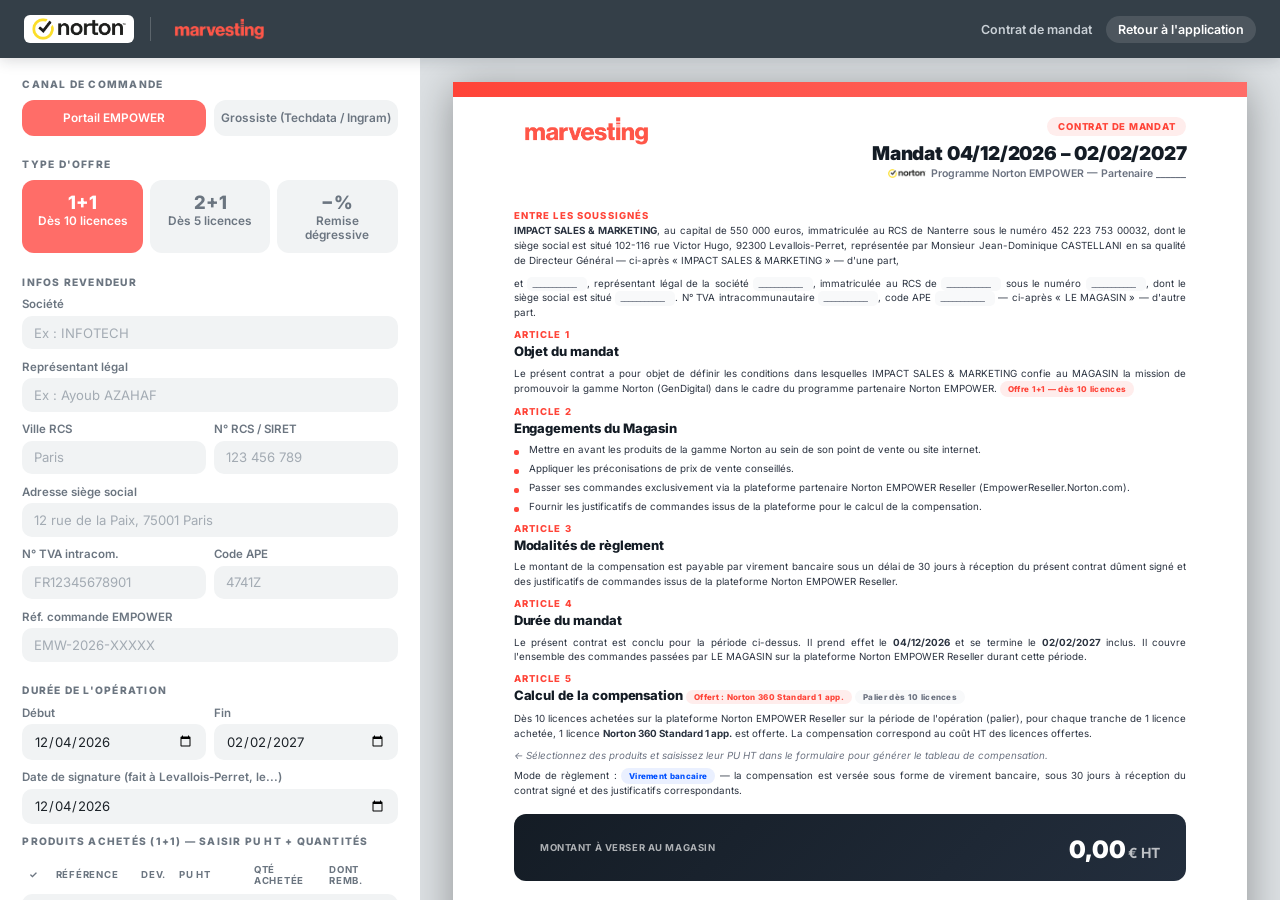
<file: mandat/generateur.html>
<!DOCTYPE html>
<html lang="fr">
<head>
<meta charset="UTF-8">
<meta name="viewport" content="width=device-width,initial-scale=1.0">
<meta name="robots" content="noindex">
<title>Générateur de contrat de mandat Norton EMPOWER</title>
<style>
@import url('https://fonts.googleapis.com/css2?family=Inter:wght@400;500;600;700;800;900&display=swap');

/* Éditeur : thème clair de l'app, sans traits ni liserés (fonds doux, ombres légères, corail pour la sélection et l'action). */
:root{--accent:#FF6D68;--accent-soft:#FF6D68;--ink-e:#1d2329;--mut-e:#6B7580;--fond-e:#F1F3F4;--carte-e:#fff;}
*{margin:0;padding:0;box-sizing:border-box;}
body{font-family:'Inter',sans-serif;background:var(--fond-e);color:var(--ink-e);min-height:100vh;font-size:14px;}
.hdr{background:#343F48;padding:0 1.5rem;display:flex;align-items:center;justify-content:space-between;height:58px;position:sticky;top:0;z-index:200;box-shadow:0 2px 14px rgba(26,34,46,.18);}
.hdr-logos{display:flex;align-items:center;gap:1rem;}
.hdr-logos img{height:22px;object-fit:contain;}
.hdr-logos .logo-bulle{background:#fff;border-radius:6px;padding:3px 8px;display:inline-flex;align-items:center;}
.hdr-logos .sep{width:1px;height:24px;background:rgba(255,255,255,.2);}
.hdr-tag{display:flex;align-items:center;gap:14px;font-size:.78rem;color:#C9D0D6;font-weight:600;}
.hdr-tag a{color:#fff;text-decoration:none;background:rgba(255,255,255,.12);padding:6px 12px;border-radius:999px;}
.app{display:grid;grid-template-columns:420px 1fr;height:calc(100vh - 58px);}
.fp{background:var(--carte-e);overflow-y:auto;padding:1.25rem 1.4rem;box-shadow:2px 0 14px rgba(26,34,46,.06);}
.st{font-size:.64rem;font-weight:800;letter-spacing:.12em;text-transform:uppercase;color:var(--mut-e);margin:1.4rem 0 .6rem;}
.st:first-child{margin-top:0;}
.otabs{display:grid;grid-template-columns:repeat(3,1fr);gap:.45rem;margin-bottom:.75rem;}
.otab{background:var(--fond-e);border-radius:12px;padding:.7rem .4rem;cursor:pointer;text-align:center;font-size:.74rem;font-weight:600;color:var(--mut-e);transition:background .15s;}
.otab:hover{background:#E4E8EB;color:var(--ink-e);}
.otab.active{background:var(--accent);color:#fff;}
.otab .bigt{display:block;font-size:1.15rem;font-weight:800;margin-bottom:1px;}
.f{margin-bottom:.65rem;}
.f label{display:block;font-size:.72rem;color:var(--mut-e);margin-bottom:.28rem;font-weight:600;}
.f input,.f select{width:100%;background:var(--fond-e);border:0;border-radius:10px;padding:.55rem .75rem;color:var(--ink-e);font-family:'Inter',sans-serif;font-size:.82rem;}
.f input:focus,.f select:focus{outline:2px solid rgba(255,109,104,.45);}
.f input::placeholder{color:#A3ABB3;}
.fr{display:grid;grid-template-columns:1fr 1fr;gap:.5rem;}
.rg{display:grid;grid-template-columns:1fr 1fr 1fr;gap:.45rem;margin-bottom:.5rem;}
.ro{background:var(--fond-e);border-radius:12px;padding:.6rem .3rem;cursor:pointer;text-align:center;font-size:.7rem;line-height:1.3;color:var(--mut-e);user-select:none;}
.ro.sel{background:var(--accent);color:#fff;}
.ptbl{width:100%;border-collapse:separate;border-spacing:0 3px;font-size:.73rem;margin-bottom:.6rem;}
.ptbl th{color:var(--mut-e);font-size:.6rem;text-transform:uppercase;letter-spacing:.08em;padding:.3rem .4rem;text-align:left;}
.ptbl td{padding:.35rem .4rem;vertical-align:middle;background:var(--fond-e);}
.ptbl td:first-child{border-radius:10px 0 0 10px;}.ptbl td:last-child{border-radius:0 10px 10px 0;}
.ptbl input[type=checkbox]{accent-color:var(--accent);width:14px;height:14px;cursor:pointer;}
.ptbl input[type=number],.ptbl input[type=text]{background:#fff;border:0;border-radius:8px;color:var(--ink-e);font-size:.72rem;padding:.28rem .4rem;width:62px;text-align:center;}
.pu{font-variant-numeric:tabular-nums;}
.rbtns{display:flex;gap:.45rem;margin-bottom:.6rem;}
.rbtn{flex:1;padding:.55rem;background:var(--fond-e);border-radius:12px;color:var(--mut-e);font-size:.82rem;font-weight:700;cursor:pointer;text-align:center;}
.rbtn.active{background:var(--accent);color:#fff;}
.btn-gen{width:100%;padding:.8rem;background:var(--fond-e);color:var(--ink-e);border:0;border-radius:12px;font-family:'Inter',sans-serif;font-size:.85rem;font-weight:700;cursor:pointer;margin-top:1rem;}
.btn-gen:hover{background:#E4E8EB;}
.btn-pdf{width:100%;padding:.8rem;background:var(--accent);color:#fff;border:0;border-radius:12px;font-family:'Inter',sans-serif;font-size:.85rem;font-weight:700;cursor:pointer;margin-top:.5rem;}
.btn-pdf:hover{filter:brightness(.96);}
.hint{font-size:.68rem;color:var(--mut-e);margin-top:.6rem;line-height:1.5;}
.statut{font-size:.74rem;margin-top:.6rem;padding:.55rem .75rem;border-radius:10px;background:var(--fond-e);color:var(--ink-e);display:none;}
.statut.ok{background:#DDF1E8;color:#1E6B4A;display:block;}.statut.ko{background:#FBF0DA;color:#8A5A0B;display:block;}
.pp{background:#DDE1E4;overflow-y:auto;display:flex;flex-direction:column;align-items:center;padding:1.5rem 1rem;gap:6mm;}
#cv{display:flex;flex-direction:column;align-items:center;gap:6mm;}
@media (max-width:600px){.hdr{flex-wrap:wrap;gap:.4rem}.hdr-tag{display:none}.hdr a{margin-left:auto}}
@media (max-width:900px){.app{grid-template-columns:1fr;height:auto}.fp{box-shadow:none}.pp{padding:1rem .5rem;overflow-x:hidden;align-items:flex-start}}

:root{
  --coral:#FF4438; --coral-soft:#FF6D68; --coral-10:#FFEDEC;
  --primary:#0050FF; --primary-10:#EAF0FF;
  --ink:#141c25; --body-text:#2b3340; --muted:#6b7280;
  --line:#e4e6ef; --line-strong:#c3c5d9; --surface:#f8f9fa;
  --docfont:'Inter',-apple-system,sans-serif;
}
.page{
  width:210mm; min-height:297mm; background:#fff; position:relative;
  padding:0 16mm 10mm 16mm; font-family:var(--docfont); color:var(--ink);
  box-shadow:0 6px 40px rgba(0,0,0,.35); -webkit-font-smoothing:antialiased;
}
.topbar{ height:4mm; background:linear-gradient(90deg,var(--coral) 0%,var(--coral-soft) 100%); margin:0 -16mm 5mm -16mm; }
.header{ display:flex; justify-content:space-between; align-items:flex-start; padding-bottom:3mm; margin-bottom:5mm; }
.logo{ height:8mm; display:block; }
.doc-meta{ text-align:right; }
.doc-badge{ display:inline-flex; align-items:center; gap:5px; background:var(--coral-10); color:var(--coral); font-weight:800; font-size:9.5px; letter-spacing:.08em; text-transform:uppercase; padding:4px 11px; border-radius:100px; }
.doc-title{ font-size:19px; font-weight:900; margin:6px 0 2px 0; letter-spacing:-.01em; }
.doc-sub{ font-size:10.5px; color:var(--muted); font-weight:600; display:flex; align-items:center; justify-content:flex-end; gap:5px; }
.doc-sub img{ height:9px; object-fit:contain; }
.eyebrow{ font-size:9.5px; font-weight:800; letter-spacing:.12em; text-transform:uppercase; color:var(--coral); margin:0 0 3px 0; }
.h2{ font-size:13px; font-weight:800; color:var(--ink); margin:0 0 2mm 0; letter-spacing:-.005em; }
.page-break{ break-before:page; page-break-before:always; padding-top:12mm; }
p.legal{ font-size:9.8px; line-height:1.5; color:var(--body-text); margin:0 0 2.2mm 0; text-align:justify; break-inside:avoid; page-break-inside:avoid; }
ul.legal{ margin:0 0 2.2mm 0; padding-left:0; list-style:none; break-inside:avoid; page-break-inside:avoid; }
ul.legal li{ font-size:9.8px; line-height:1.45; color:var(--body-text); padding-left:15px; position:relative; margin-bottom:1.3mm; break-inside:avoid; page-break-inside:avoid; }
ul.legal li::before{ content:""; position:absolute; left:0; top:6.5px; width:5px; height:5px; border-radius:2px; background:var(--coral); }
table.data{ width:100%; border-collapse:collapse; font-size:9.3px; break-inside:avoid; page-break-inside:avoid; margin:2mm 0 0 0; }
table.data tbody tr{ break-inside:avoid; page-break-inside:avoid; }
table.data thead th{ text-align:left; font-size:8.2px; font-weight:800; letter-spacing:.07em; text-transform:uppercase; color:var(--muted); background:var(--surface); padding:2.6mm 2.6mm; white-space:nowrap; }
table.data tbody td{ padding:1.9mm 2.6mm; color:var(--ink); font-weight:500; white-space:nowrap; }
table.data tbody tr:nth-child(even){ background:#F6F7FA; }
table.data .rn{ white-space:normal; font-weight:600; }
table.data .num{ font-variant-numeric:tabular-nums; text-align:right; font-weight:700; }
table.data tfoot td{ padding:3mm 2.6mm; font-weight:900; font-size:10px; background:var(--coral-10); color:var(--ink); }
.chip{ display:inline-block; padding:2px 8px; border-radius:100px; font-size:8px; font-weight:800; letter-spacing:.04em; }
.chip-blue{ background:var(--primary-10); color:var(--primary); }
.chip-coral{ background:var(--coral-10); color:var(--coral); }
.chip-gray{ background:var(--surface); color:var(--muted); }
.total-banner{ background:linear-gradient(135deg,var(--ink) 0%,#232e3d 100%); color:#fff; border-radius:12px; padding:4.5mm 7mm; display:flex; justify-content:space-between; align-items:center; margin:4mm 0 0 0; break-inside:avoid; page-break-inside:avoid; }
.total-banner .label{ font-size:9.5px; font-weight:700; letter-spacing:.06em; text-transform:uppercase; color:rgba(255,255,255,.65); }
.total-banner .amount{ font-size:24px; font-weight:900; margin-top:1mm; }
.total-banner .amount .cur{ font-size:14px; font-weight:700; opacity:.7; margin-left:2px; }
.sig-grid{ display:grid; grid-template-columns:1fr 1fr; gap:8mm; margin-top:6mm; break-inside:avoid; page-break-inside:avoid; }
.sig-card{ background:var(--surface); border-radius:12px; padding:5mm; min-height:30mm; break-inside:avoid; page-break-inside:avoid; }
.sig-card .who{ font-size:8.5px; font-weight:800; letter-spacing:.06em; text-transform:uppercase; color:var(--muted); margin-bottom:2mm; }
.sig-card .name{ font-size:10.5px; font-weight:800; color:var(--ink); }
.sig-card .role{ font-size:9.5px; color:var(--muted); margin-top:1mm; }
.sig-card .box{ margin-top:4mm; background:#fff; border-radius:8px; min-height:15mm; padding:2mm 3mm; font-size:8px; color:var(--muted); font-style:italic; }
.footer{ display:flex; justify-content:space-between; align-items:center; padding-top:2.5mm; margin-top:4mm; break-inside:avoid; page-break-inside:avoid; }
.footer .brand{ font-size:8.5px; font-weight:800; letter-spacing:.05em; color:var(--muted); text-transform:uppercase; }
.footer .page-no{ font-size:8.5px; font-weight:700; color:var(--muted); }
.fi{ display:inline-block; min-width:60px; background:var(--coral-10); color:var(--coral); font-weight:600; padding:0 6px; border-radius:5px; }
.fe{ display:inline-block; min-width:60px; background:var(--surface); color:var(--muted); font-style:italic; border-radius:5px; padding:0 6px; }
.empty-hint{ font-size:9.8px; color:var(--muted); font-style:italic; }
/* ---------- Impression ---------- */
html.integre .hdr{display:none}   /* dans la visionneuse de l'application : sa barre porte déjà « Fermer » */
@media print {
  * { -webkit-print-color-adjust:exact !important; print-color-adjust:exact !important; color-adjust:exact !important; }
  .hdr, .fp { display:none !important; }
  body{background:#fff !important;}
  .app { display:block !important; height:auto !important; }
  .pp { background:#fff !important; padding:0 !important; max-height:none !important; overflow:visible !important; gap:0 !important; }
  #cv{ gap:0 !important; }
  .page { box-shadow:none !important; margin:0 !important; }
  @page { margin:0; size:A4; }
}
</style>
</head>
<body>
<script>try{if(window.parent&&window.parent!==window)document.documentElement.classList.add("integre")}catch(e){}</script>
<div class="hdr">
  <div class="hdr-logos">
    <span class="logo-bulle"><img src="logo-norton.webp" alt="Norton"></span>
    <div class="sep"></div>
    <img src="logo-marvesting.webp" alt="Marvesting">
  </div>
  <div class="hdr-tag"><span>Contrat de mandat</span><a href="/" onclick="if(window.opener&&!window.opener.closed){window.close();return false}">Retour à l'application</a></div>
</div>

<div class="app">
<div class="fp">
  <div class="st">Canal de commande</div>
  <div class="otabs" style="grid-template-columns:1fr 1fr">
    <div class="otab active" id="chanE" onclick="setChannel('empower')">Portail EMPOWER</div>
    <div class="otab" id="chanG" onclick="setChannel('grossiste')">Grossiste (Techdata / Ingram)</div>
  </div>
  <div class="f" id="wholesalerWrap" style="display:none">
    <label>Grossiste</label>
    <select id="wholesaler" onchange="rend()">
      <option value="Techdata">Techdata</option>
      <option value="Ingram">Ingram Micro</option>
    </select>
  </div>

  <div class="st">Type d'offre</div>
  <div class="otabs">
    <div class="otab active" onclick="setOffer('1+1',this)"><span class="bigt">1+1</span>Dès 10 licences</div>
    <div class="otab" onclick="setOffer('2+1',this)"><span class="bigt">2+1</span>Dès 5 licences</div>
    <div class="otab" onclick="setOffer('remise',this)"><span class="bigt">−%</span>Remise dégressive</div>
  </div>

  <div class="st">Infos revendeur</div>
  <div class="f"><label>Société</label><input type="text" id="soc" placeholder="Ex : INFOTECH" oninput="rend()"></div>
  <div class="f"><label>Représentant légal</label><input type="text" id="rep" placeholder="Ex : Ayoub AZAHAF" oninput="rend()"></div>
  <div class="fr">
    <div class="f"><label>Ville RCS</label><input type="text" id="rcsv" placeholder="Paris" oninput="rend()"></div>
    <div class="f"><label>N° RCS / SIRET</label><input type="text" id="siret" placeholder="123 456 789" oninput="rend()"></div>
  </div>
  <div class="f"><label>Adresse siège social</label><input type="text" id="adr" placeholder="12 rue de la Paix, 75001 Paris" oninput="rend()"></div>
  <div class="fr">
    <div class="f"><label>N° TVA intracom.</label><input type="text" id="tva" placeholder="FR12345678901" oninput="rend()"></div>
    <div class="f"><label>Code APE</label><input type="text" id="ape" placeholder="4741Z" oninput="rend()"></div>
  </div>
  <div class="f"><label id="refEmpLabel">Réf. commande EMPOWER</label><input type="text" id="refEmp" placeholder="EMW-2026-XXXXX" oninput="rend()"></div>

  <div class="st">Durée de l'opération</div>
  <div class="fr">
    <div class="f"><label>Début</label><input type="date" id="deb" value="2026-02-01" oninput="rend()"></div>
    <div class="f"><label>Fin</label><input type="date" id="fin" value="2026-03-31" oninput="rend()"></div>
  </div>
  <div class="f"><label>Date de signature (fait à Levallois-Perret, le...)</label><input type="date" id="dateSign" oninput="rend()" onchange="rend()"></div>

  <!-- PANEL 1+1 -->
  <div id="p_1+1">
    <div class="st">Produits achetés (1+1) — saisir PU HT + quantités</div>
    <table class="ptbl"><thead><tr><th>✓</th><th>Référence</th><th>Dev.</th><th>PU HT</th><th>Qté achetée</th><th>Dont remb.</th></tr></thead>
    <tbody id="tb_1_1"></tbody></table>
    <div class="f"><label>Palier : offre valable dès (licences commandées)</label><input type="number" id="seuil_1_1" value="10" min="1" oninput="rend()"></div>
    <div class="f"><label>Licence offerte (1 pour 1 achetée)</label>
      <select id="off_1_1" onchange="onLicenseChange('off_1_1','pu_off_1_1')"></select>
    </div>
    <div class="f"><label>PU HT offert</label><input type="text" id="pu_off_1_1" placeholder="Ex : 11,61" oninput="rend()"></div>
    <div class="hint">Palier par défaut : 1+1 dès 10 licences (20 pour Small Business). Le nombre de licences offertes se calcule tout seul une fois le palier atteint.</div>
  </div>

  <!-- PANEL 2+1 -->
  <div id="p_2+1" style="display:none">
    <div class="st">Produits achetés (2+1) — saisir PU HT + quantités</div>
    <table class="ptbl"><thead><tr><th>✓</th><th>Référence</th><th>Dev.</th><th>PU HT</th><th>Qté achetée</th><th>Dont remb.</th></tr></thead>
    <tbody id="tb_2_1"></tbody></table>
    <div class="f"><label>Palier : offre valable dès (licences commandées)</label><input type="number" id="seuil_2_1" value="5" min="1" oninput="rend()"></div>
    <div class="f"><label>Licence offerte (1 pour 2 achetées)</label>
      <select id="off_2_1" onchange="onLicenseChange('off_2_1','pu_off_2_1')"></select>
    </div>
    <div class="f"><label>PU HT offert</label><input type="text" id="pu_off_2_1" placeholder="Ex : 11,61" oninput="rend()"></div>
    <div class="hint">Palier par défaut : 2+1 dès 5 licences. Le nombre de licences offertes se calcule tout seul une fois le palier atteint.</div>
  </div>

  <!-- PANEL REMISE -->
  <div id="p_remise" style="display:none">
    <div class="st">Palier de remise</div>
    <div class="rbtns">
      <div class="rbtn active" id="btn30" onclick="setR(30)">−30% <span style="font-size:.65rem;font-weight:400">(≥10 lic.)</span></div>
      <div class="rbtn" id="btn50" onclick="setR(50)">−50% <span style="font-size:.65rem;font-weight:400">(≥25 lic.)</span></div>
      <div class="rbtn" id="btn60" onclick="setR(60)">−60% <span style="font-size:.65rem;font-weight:400">(≥50 lic., sous réserve de validation)</span></div>
    </div>
    <div class="st">Produits & quantités — saisir PU HT de base, Qté + PU Spécial HT accordé</div>
    <table class="ptbl"><thead><tr><th>✓</th><th>Référence</th><th>Dev.</th><th>PU HT</th><th>Qté achetée</th><th>Dont remb.</th><th>PU Spécial HT</th></tr></thead>
    <tbody id="tb_rem"></tbody></table>
  </div>

  <div class="st">Mode de compensation</div>
  <div class="rg">
    <div class="ro sel" id="rv" onclick="setC('v')">Virement bancaire</div>
    <div class="ro" id="rl" onclick="setC('l')">Licences gratuites<br>(envoi par mail)</div>
    <div class="ro" id="rg2" onclick="setC('g')">Chèques cadeaux</div>
  </div>
  <button class="btn-gen" onclick="rend()">Actualiser l'aperçu</button>
  <button class="btn-pdf" onclick="dlPDF()">Archiver et télécharger le PDF</button>
  <div class="statut" id="statut"></div>
  <div class="hint">Le PDF tient sur 2 pages fixes (page 1 : contrat et compensation ; page 2 : juridiction et signatures). Le mandat est archivé dans l'application à chaque téléchargement.</div>
</div>

<div class="pp"><div id="cv"></div></div>
</div>

<script>
const MARVESTING_SRC="logo-marvesting.webp", NORTON_SRC="logo-norton.webp";
// Toute saisie est échappée avant d'entrer dans le HTML de l'aperçu.
const esc=s=>String(s==null?"":s).replace(/[&<>"']/g,c=>({"&":"&amp;","<":"&lt;",">":"&gt;",'"':"&quot;","'":"&#39;"}[c]));
const PRODS=[
  {id:"s1", n:"Norton 360 Standard",            dv:1,  pu:11.61},
  {id:"d3", n:"Norton 360 Deluxe",              dv:3,  pu:15.11},
  {id:"d5", n:"Norton 360 Deluxe",              dv:5,  pu:16.34},
  {id:"av", n:"Norton AntiVirus Plus",           dv:1,  pu:14.55},
  {id:"p10",n:"Norton 360 Premium",             dv:10, pu:22.82},
  {id:"ss1",n:"Norton Small Business Standard", dv:1,  pu:17.86},
  {id:"sp",  n:"Norton Small Business Premium",  dv:10, pu:62.90},
  {id:"vpn", n:"Norton VPN Standard",            dv:"1 an", pu:11.74},
  {id:"util",n:"Norton Utilities Subscription",  dv:"1 an", pu:14.30},
];
const unitLabel = p => (typeof p.dv === "number") ? `${p.dv} app.` : p.dv;

const REM_PALIERS={30:{seuil:10},50:{seuil:25},60:{seuil:50,validation:true}};
let offer="1+1", remise=30, cmode="v", channel="empower";

const g=id=>document.getElementById(id);
const gv=id=>(g(id)||{}).value||"";
const fmt=n=>n.toFixed(2).replace(".",",")+" €";
const fmtD=s=>{if(!s||!/^\d{4}-\d{2}-\d{2}$/.test(s))return"___";const[y,m,d]=s.split("-");return d+"/"+m+"/"+y;};
const fi=v=>v?`<span class="fi">${esc(v)}</span>`:`<span class="fe">___________</span>`;
const MOIS=["janvier","février","mars","avril","mai","juin","juillet","août","septembre","octobre","novembre","décembre"];
function fmtPeriode(deb,fin){
  if(!deb||!fin) return "___";
  const[y1,m1]=deb.split("-"); const[y2,m2]=fin.split("-");
  if(y1===y2&&m1===m2) return `${MOIS[parseInt(m1,10)-1]} ${y1}`;
  return `${fmtD(deb)} – ${fmtD(fin)}`;
}

const COMP_MODES={
  v:{ label:"Virement bancaire", chipClass:"chip-blue",
      art3Base:"Le montant de la compensation est payable par virement bancaire sous un délai de 30 jours à réception du présent contrat dûment signé et",
      art5:"sous forme de virement bancaire, sous 30 jours à réception du contrat signé et des justificatifs correspondants." },
  l:{ label:"Licences gratuites (envoi par mail)", chipClass:"chip-coral",
      art3Base:"Le montant de la compensation est réglé par l'attribution de licences gratuites d'une valeur équivalente, envoyées par courrier électronique à l'adresse communiquée par LE MAGASIN, sous un délai de 30 jours à réception du présent contrat dûment signé et",
      art5:"sous forme de licences gratuites d'une valeur équivalente, envoyées par email au MAGASIN." },
  g:{ label:"Chèques cadeaux", chipClass:"chip-gray",
      art3Base:"Le montant de la compensation est réglé par la remise de chèques cadeaux d'une valeur équivalente, sous un délai de 30 jours à réception du présent contrat dûment signé et",
      art5:"sous forme de chèques cadeaux d'une valeur équivalente à la compensation due." }
};

function buildTables(){
  ["tb_1_1","tb_2_1","tb_rem"].forEach(id=>{
    const tb=g(id); if(!tb)return; tb.innerHTML="";
    const hasSpec=id==="tb_rem";
    PRODS.forEach(p=>{
      const tr=document.createElement("tr");
      tr.innerHTML=`
        <td><input type="checkbox" id="chk_${id}_${p.id}" onchange="rend()"></td>
        <td>${p.n}</td><td style="text-align:center">${p.dv}</td>
        <td><input type="text" id="pu_${id}_${p.id}" class="pu" placeholder="PU HT" oninput="${hasSpec?`refreshRemisePlaceholder('${p.id}');`:""}rend()"></td>
        <td><input type="number" id="qty_${id}_${p.id}" value="" min="0" placeholder="0" oninput="rend()"></td>
        <td><input type="number" id="rb_${id}_${p.id}" value="" min="0" placeholder="0" oninput="rend()" title="Licences remboursées ou annulées parmi les achetées"></td>
        ${hasSpec?`<td><input type="text" id="pus_${id}_${p.id}" placeholder="0.00" oninput="rend()"></td>`:""}
      `;
      tb.appendChild(tr);
    });
  });
}

function buildLicenseSelect(selectId){
  const sel=g(selectId); if(!sel) return;
  sel.innerHTML = PRODS.map(p=>`<option value="${p.id}">${p.n} ${unitLabel(p)}</option>`).join("");
}

function refreshRemisePlaceholder(prodId){
  const puEl=g(`pu_tb_rem_${prodId}`);
  const pu=parseFloat(puEl?.value)||0;
  const el=g(`pus_tb_rem_${prodId}`);
  if(el) el.placeholder=(pu*(1-remise/100)).toFixed(2);
}

function applyChannelDefaults(){
  ["tb_1_1","tb_2_1","tb_rem"].forEach(tbId=>{
    PRODS.forEach(p=>{
      const el=g(`pu_${tbId}_${p.id}`);
      if(el) el.value = channel==="empower" ? p.pu.toFixed(2) : "";
    });
  });
  [["off_1_1","pu_off_1_1"],["off_2_1","pu_off_2_1"]].forEach(([selId,puId])=>{
    const sel=g(selId), puEl=g(puId);
    if(!sel||!puEl) return;
    const p=PRODS.find(x=>x.id===sel.value);
    puEl.value = (channel==="empower" && p) ? p.pu.toFixed(2) : "";
  });
  PRODS.forEach(p=>refreshRemisePlaceholder(p.id));
}

function onLicenseChange(selId,puId){
  const sel=g(selId), puEl=g(puId);
  const p=PRODS.find(x=>x.id===sel.value);
  puEl.value = (channel==="empower" && p) ? p.pu.toFixed(2) : "";
  rend();
}

function setChannel(ch){
  channel=ch;
  g("chanE").classList.toggle("active",ch==="empower");
  g("chanG").classList.toggle("active",ch==="grossiste");
  g("wholesalerWrap").style.display = ch==="grossiste" ? "" : "none";
  g("refEmpLabel").textContent = ch==="empower" ? "Réf. commande EMPOWER" : "Réf. commande / facture grossiste";
  g("refEmp").placeholder = ch==="empower" ? "EMW-2026-XXXXX" : "FACT-2026-XXXXX";
  applyChannelDefaults();
  rend();
}

function setOffer(o,el){
  offer=o;
  document.querySelectorAll(".otabs .otab").forEach(t=>{ if(t.id!=="chanE"&&t.id!=="chanG") t.classList.remove("active"); });
  el.classList.add("active");
  ["1+1","2+1","remise"].forEach(t=>g("p_"+t).style.display=t===o?"":"none");
  rend();
}

function setR(r){
  remise=r;
  [30,50,60].forEach(x=>g("btn"+x).classList.toggle("active",r===x));
  PRODS.forEach(p=>refreshRemisePlaceholder(p.id));
  rend();
}

function setC(m){
  cmode=m;
  g("rv").classList.toggle("sel",m==="v");
  g("rl").classList.toggle("sel",m==="l");
  g("rg2").classList.toggle("sel",m==="g");
  rend();
}

function getProds(tbodyId){
  return PRODS.filter(p=>{
    const c=g(`chk_${tbodyId}_${p.id}`);
    return c&&c.checked;
  }).map(p=>{
    const qty=parseFloat(g(`qty_${tbodyId}_${p.id}`)?.value)||0;
    // Remboursées : jamais plus que les achetées. Seules les licences nettes comptent.
    const rb=Math.min(qty,Math.max(0,parseFloat(g(`rb_${tbodyId}_${p.id}`)?.value)||0));
    const puEl=g(`pu_${tbodyId}_${p.id}`);
    const pu=parseFloat(puEl?.value)||0;
    const pusEl=g(`pus_${tbodyId}_${p.id}`);
    const pus=pusEl?parseFloat(pusEl.value)||parseFloat(pusEl.placeholder)||0:0;
    return{...p,pu,qty,rb,net:qty-rb,pus};
  });
}

// Affichage « 10 » ou « 10 <small>(20 − 10)</small> » quand des licences sont remboursées.
const netTxt=p=>p.rb>0?`${p.net}<br><small style="font-weight:400;color:#777">${p.qty} achetées − ${p.rb} remb.</small>`:`${p.qty}`;

// Mention contractuelle, uniquement quand des licences sont remboursées ou annulées.
function clauseRemb(ach,rb,net){
  if(!(rb>0)) return "";
  return `<p class="legal" style="margin-top:2mm"><strong>Remboursements et annulations</strong> : ${ach} licence${ach>1?"s":""} achetée${ach>1?"s":""}, ${rb} remboursée${rb>1?"s":""} ou annulée${rb>1?"s":""}, soit <strong>${net} licence${net>1?"s":""} nette${net>1?"s":""}</strong>. Seules les licences nettes ouvrent droit à compensation et comptent pour l'atteinte du palier. Si des licences sont remboursées après le versement de la compensation, IMPACT SALES &amp; MARKETING peut déduire la compensation correspondante des règlements ultérieurs ou en demander la restitution, sur présentation du justificatif de remboursement. Si le palier n'est plus atteint, la compensation n'est plus due.</p>`;
}

function rend(){
  const soc=gv("soc"), rep=gv("rep"), rcsv=gv("rcsv"), siret=gv("siret");
  const adr=gv("adr"), tva=gv("tva"), ape=gv("ape"), refEmp=gv("refEmp");
  const deb=gv("deb"), fin=gv("fin"), dateSign=gv("dateSign");

  const channelIsEmpower = channel === "empower";
  const wholesalerName = gv("wholesaler") || "Techdata";
  const wholesalerFull = wholesalerName === "Ingram" ? "Ingram Micro" : "Techdata";
  // Formule "sur la plateforme EMPOWER" / "auprès du grossiste agréé X" — réutilisée dans plusieurs articles
  const platformPhrase = channelIsEmpower
    ? "sur la plateforme Norton EMPOWER Reseller"
    : `auprès du grossiste agréé <strong>${wholesalerFull}</strong>`;
  const justifPhrase = channelIsEmpower
    ? "des justificatifs de commandes issus de la plateforme Norton EMPOWER Reseller"
    : `des factures ou bons de commande du grossiste ${wholesalerFull}`;
  const orderChannelBullet = channelIsEmpower
    ? "Passer ses commandes exclusivement via la plateforme partenaire Norton EMPOWER Reseller (EmpowerReseller.Norton.com)."
    : `Passer ses commandes exclusivement auprès du grossiste agréé <strong>${wholesalerFull}</strong>.`;
  const justifBullet = channelIsEmpower
    ? "Fournir les justificatifs de commandes issus de la plateforme pour le calcul de la compensation."
    : "Fournir les factures ou bons de commande du grossiste pour le calcul de la compensation.";
  const docSubProgram = channelIsEmpower ? "Programme Norton EMPOWER" : `Partenariat Norton via ${wholesalerFull}`;
  const objetPhrase = channelIsEmpower
    ? "dans le cadre du programme partenaire Norton EMPOWER."
    : `dans le cadre de son partenariat Norton, pour les produits achetés auprès du grossiste agréé <strong>${wholesalerFull}</strong>.`;
  const refLabel = channelIsEmpower ? "Réf. commande EMPOWER" : "Réf. commande / facture grossiste";

  const OFFER_TITLES={
    "1+1": `Offre 1+1 — dès ${parseInt(gv("seuil_1_1"))||10} licences`,
    "2+1": `Offre 2+1 — dès ${parseInt(gv("seuil_2_1"))||5} licences`,
    "remise": `Offre Remise dégressive −${remise}% sur Prix d'Achat`
  };
  const CM=COMP_MODES[cmode];
  const COMP_CHIP=`<span class="chip ${CM.chipClass}">${CM.label}</span>`;
  const mandatLabel = `Mandat ${fmtPeriode(deb,fin)}`;
  const art3Text = `${CM.art3Base} ${justifPhrase}.`;

  // ---- Article 5 : tableau + montant, selon le type d'offre ----
  let baseChip="", art5Intro="", art5Table="", totalComp=0, totalRbAll=0, totalAchAll=0;

  if(offer==="1+1"||offer==="2+1"){
    const X = offer==="1+1" ? 1 : 2, k = offer==="1+1" ? "1_1" : "2_1";
    const prods=getProds("tb_"+k).filter(p=>p.qty>0);
    const offP = PRODS.find(x=>x.id===gv("off_"+k));
    const offName = offP ? `${offP.n} ${unitLabel(offP)}` : "___________________";
    const offpu=parseFloat(gv("pu_off_"+k))||0;
    const seuil=Math.max(1,parseInt(gv("seuil_"+k))||1);
    const totalAch=prods.reduce((n,p)=>n+p.qty,0);
    const totalRb=prods.reduce((n,p)=>n+p.rb,0);
    totalRbAll=totalRb; totalAchAll=totalAch;
    const totalQty=totalAch-totalRb;   // licences nettes : base du palier et des licences offertes
    const atteint=totalQty>=seuil;
    const offQty=atteint?Math.floor(totalQty/X):0;
    totalComp=offQty*offpu;
    baseChip=`<span class="chip chip-coral">Offert : ${offName}</span> <span class="chip chip-gray">Palier dès ${seuil} licences</span>`;
    const rows=prods.map(p=>`<tr><td class="rn">${p.n} ${unitLabel(p)}</td><td class="num">${netTxt(p)}</td><td class="num">—</td><td class="num">—</td><td class="num">—</td></tr>`).join("");
    art5Intro=`Dès ${seuil} licences achetées ${platformPhrase} sur la période de l'opération (palier), pour chaque tranche de ${X} licence${X>1?"s":""} achetée${X>1?"s":""}, 1 licence <strong>${offName}</strong> est offerte. La compensation correspond au coût HT des licences offertes.`;
    art5Table = rows ? `
      <table class="data">
        <thead><tr><th class="rn">Référence achetée</th><th class="num">${totalRb>0?"Qté nette":"Qté achetée"}</th><th class="num">Licences offertes</th><th class="num">PU offert HT</th><th class="num">Compensation HT</th></tr></thead>
        <tbody>${rows}</tbody>
        <tfoot><tr><td class="rn">TOTAL MANDAT</td><td class="num">${totalQty}</td><td class="num">${offQty}</td><td class="num">${fmt(offpu)}</td><td class="num">${fmt(totalComp)}</td></tr></tfoot>
      </table>
      ${clauseRemb(totalAch,totalRb,totalQty)}
      <p class="legal" style="margin-top:2mm">${atteint?`Palier atteint : ${totalQty} licences ${totalRb>0?"nettes":"commandées"} pour ${seuil} requises.`:`Palier non atteint : ${totalQty} licence${totalQty>1?"s":""} ${totalRb>0?"nette":"commandée"}${totalQty>1?"s":""} pour ${seuil} requises, aucune licence offerte à ce stade.`}</p>` : `<p class="empty-hint">← Sélectionnez des produits et saisissez leur PU HT dans le formulaire pour générer le tableau de compensation.</p>`;
  }
  else{
    const prods=getProds("tb_rem");
    const palR=REM_PALIERS[remise]||{seuil:1};
    baseChip=`<span class="chip chip-coral">Base −${remise}% PA HT</span> <span class="chip chip-gray">Dès ${palR.seuil} licences${palR.validation?" · sous réserve de validation":""}</span>`;
    let rows="", totalQty=0, totalPort=0, totalSpec=0, totalAch=0, totalRb=0;
    prods.forEach(p=>{
      if(p.qty<=0)return;
      totalAch+=p.qty; totalRb+=p.rb; totalAchAll=totalAch; totalRbAll=totalRb;
      const puPort=p.pu;
      const puSpec=p.pus>0?p.pus:parseFloat((puPort*(1-remise/100)).toFixed(2));
      const totPort=puPort*p.net;
      const totSpec=puSpec*p.net;
      const ecart=totPort-totSpec;
      totalQty+=p.net; totalPort+=totPort; totalSpec+=totSpec; totalComp+=ecart;
      rows+=`<tr>
        <td class="rn">${p.n} ${unitLabel(p)}</td><td class="num">${netTxt(p)}</td>
        <td class="num">${fmt(puPort)}</td><td class="num">${fmt(puSpec)}</td>
        <td class="num">${fmt(totPort)}</td><td class="num">${fmt(totSpec)}</td>
        <td class="num">${fmt(ecart)}</td>
      </tr>`;
    });
    art5Intro=`${refLabel} : <strong>${esc(refEmp)||'_______________'}</strong>. La compensation est établie sur l'écart entre le Prix d'Achat Unitaire HT (PA HT) réglé par LE MAGASIN ${platformPhrase} et le Prix d'Achat Unitaire HT Spécial accordé, calculé selon une base de cotation à −${remise}% du PA HT de base (palier dès ${palR.seuil} licences commandées${palR.validation?", remise soumise à validation budget commercial":""}), multiplié par les quantités commandées. La compensation est calculée et versée intégralement en HT, sans majoration de TVA.`;
    const remQty=totalQty;
    art5Table = rows ? `
      <table class="data">
        <thead><tr><th class="rn">Référence</th><th class="num">${totalRb>0?"Qté nette":"Qté"}</th><th class="num">PA HT</th><th class="num">PA Spécial HT</th><th class="num">Total PA HT</th><th class="num">Total Spécial HT</th><th class="num">Compensation HT</th></tr></thead>
        <tbody>${rows}</tbody>
        <tfoot><tr><td class="rn">TOTAL MANDAT</td><td class="num">${totalQty}</td><td></td><td></td><td class="num">${fmt(totalPort)}</td><td class="num">${fmt(totalSpec)}</td><td class="num">${fmt(totalComp)}</td></tr></tfoot>
      </table>${clauseRemb(totalAch,totalRb,totalQty)}${totalRb>0&&totalQty<palR.seuil?`<p class="legal" style="margin-top:2mm"><strong>Palier non atteint</strong> : ${totalQty} licence${totalQty>1?"s":""} nette${totalQty>1?"s":""} pour ${palR.seuil} requises, la compensation n'est plus due.</p>`:""}` : `<p class="empty-hint">← Sélectionnez des produits et saisissez leur PU HT dans le formulaire pour générer le tableau de compensation.</p>`;
    if(totalRb>0&&totalQty<palR.seuil) totalComp=0;
  }

  const refChip = refEmp ? `<span class="chip chip-gray">Réf. ${esc(refEmp)}</span>` : "";

  // ---------------------------------------------------------------
  // PAGE 1 — corps du contrat + compensation + montant
  // ---------------------------------------------------------------
  const page1 = `
  <div class="page" id="pg1">
    <div class="topbar"></div>
    <div class="header">
      <img class="logo" src="${MARVESTING_SRC}" alt="Marvesting">
      <div class="doc-meta">
        <span class="doc-badge">Contrat de mandat</span>
        <div class="doc-title">${mandatLabel}</div>
        <div class="doc-sub"><img src="${NORTON_SRC}" alt="Norton"> ${docSubProgram} — Partenaire ${soc?esc(soc.toUpperCase()):'______'}</div>
      </div>
    </div>

    <div class="eyebrow">Entre les soussignés</div>
    <p class="legal"><strong>IMPACT SALES &amp; MARKETING</strong>, au capital de 550 000 euros, immatriculée au RCS de Nanterre sous le numéro 452 223 753 00032, dont le siège social est situé 102-116 rue Victor Hugo, 92300 Levallois-Perret, représentée par Monsieur Jean-Dominique CASTELLANI en sa qualité de Directeur Général — ci-après « IMPACT SALES &amp; MARKETING » — d'une part,</p>
    <p class="legal">et ${fi(rep)}, représentant légal de la société ${fi(soc)}, immatriculée au RCS de ${fi(rcsv)} sous le numéro ${fi(siret)}, dont le siège social est situé ${fi(adr)}. N° TVA intracommunautaire ${fi(tva)}, code APE ${fi(ape)} — ci-après « LE MAGASIN » — d'autre part.</p>

    <div class="eyebrow">Article 1</div>
    <div class="h2">Objet du mandat</div>
    <p class="legal">Le présent contrat a pour objet de définir les conditions dans lesquelles IMPACT SALES &amp; MARKETING confie au MAGASIN la mission de promouvoir la gamme Norton (GenDigital) ${objetPhrase} <span class="chip chip-coral">${OFFER_TITLES[offer]}</span></p>

    <div class="eyebrow">Article 2</div>
    <div class="h2">Engagements du Magasin</div>
    <ul class="legal">
      <li>Mettre en avant les produits de la gamme Norton au sein de son point de vente ou site internet.</li>
      <li>Appliquer les préconisations de prix de vente conseillés.</li>
      <li>${orderChannelBullet}</li>
      <li>${justifBullet}</li>
    </ul>

    <div class="eyebrow">Article 3</div>
    <div class="h2">Modalités de règlement</div>
    <p class="legal">${art3Text}</p>

    <div class="eyebrow">Article 4</div>
    <div class="h2">Durée du mandat</div>
    <p class="legal">Le présent contrat est conclu pour la période ci-dessus. Il prend effet le <strong>${fmtD(deb)}</strong> et se termine le <strong>${fmtD(fin)}</strong> inclus. Il couvre l'ensemble des commandes passées par LE MAGASIN ${platformPhrase} durant cette période. ${refChip}</p>

    <div class="eyebrow">Article 5</div>
    <div class="h2">Calcul de la compensation ${baseChip}</div>
    <p class="legal">${art5Intro}</p>
    ${art5Table}
    <p class="legal" style="margin-top:2mm">Mode de règlement : ${COMP_CHIP} — la compensation est versée ${CM.art5}</p>

    <div class="total-banner">
      <div><div class="label">Montant à verser au Magasin</div></div>
      <div class="amount">${fmt(totalComp).replace(/\s*€\s*$/,'')}<span class="cur">€ HT</span></div>
    </div>

    <div class="footer">
      <div class="brand">Marvesting × Impact Sales &amp; Marketing — Document confidentiel</div>
      <div class="page-no">${mandatLabel} · 1/2</div>
    </div>
  </div>`;


  // ---------------------------------------------------------------
  // PAGE 2 — juridiction + signatures (saut de page piloté)
  // ---------------------------------------------------------------
  const page2 = `
  <div class="page page-break" id="pg2">
    <div class="eyebrow">Article 6</div>
    <div class="h2">Droit applicable et juridiction</div>
    <p class="legal">Le présent contrat est régi par le droit français. Tout litige relatif à son exécution sera soumis à la compétence exclusive du Tribunal de Commerce de Nanterre.</p>
    <p class="legal">Fait à Levallois-Perret, le ${dateSign ? fmtD(dateSign) : "_____________________________"}, en deux (2) exemplaires originaux.</p>

    <div class="sig-grid">
      <div class="sig-card">
        <div class="who">Le Magasin</div>
        <div class="name">${esc(rep)||'___________________'}</div>
        <div class="role">Société ${esc(soc)||'___________________'}</div>
        <div class="box">Signature et cachet</div>
      </div>
      <div class="sig-card">
        <div class="who">Impact Sales &amp; Marketing</div>
        <div class="name">M. Jean-Dominique CASTELLANI — Directeur Général</div>
        <div class="role">Visa Chef des Ventes : Tadjidine SOEFOU</div>
        <div class="box">Signature et cachet</div>
      </div>
    </div>

    <div class="footer">
      <div class="brand">Marvesting × Impact Sales &amp; Marketing — Document confidentiel</div>
      <div class="page-no">${mandatLabel} · 2/2</div>
    </div>
  </div>`;

  g("cv").innerHTML = page1 + page2;
  window.__dernier = { canal: channel, offre: offer, compensation: {v:"virement",l:"licences",g:"cheques"}[cmode], montant_ht: Math.round(totalComp*100)/100,
    debut: deb||null, fin: fin||null, societe: soc, representant: rep, ref_commande: refEmp,
    payload: { grossiste: channelIsEmpower?null:wholesalerName, remise: offer==="remise"?remise:null, palier_seuil: offer==="remise" ? (REM_PALIERS[remise]||{}).seuil||null : (parseInt(gv("seuil_"+(offer==="1+1"?"1_1":"2_1")))||null), licence_offerte: offer==="remise" ? null : gv("off_"+(offer==="1+1"?"1_1":"2_1")), siret, licences_achetees: totalAchAll, licences_remboursees: totalRbAll, rcs_ville: rcsv, adresse: adr, tva, ape, date_signature: dateSign||null } };
}

function _statut(t,ok){const s=g("statut"); s.textContent=t; s.className="statut "+(ok?"ok":"ko");}
async function dlPDF(){
  rend();
  const rec=Object.assign({compte_id:(window.__compte||null)}, window.__dernier||{});
  if(!rec.societe){ _statut("Renseignez la société avant d'archiver le mandat.",false); return; }
  try{
    const M=(window.opener && !window.opener.closed && window.opener.Mandats) || (window.parent && window.parent!==window && window.parent.Mandats);
    if(M){ const res=await M.archiver(rec); _statut(res&&res.ok?"Mandat archivé dans l'application.":("Archivage impossible : "+((res&&res.message)||"erreur")+". Le PDF reste téléchargeable."),!!(res&&res.ok)); }
    else _statut("Archivage indisponible : ouvrez le générateur depuis l'application pour archiver. Le PDF reste téléchargeable.",false);
  }catch(e){ _statut("Archivage impossible. Le PDF reste téléchargeable.",false); }
  telechargerPdf();
}

// PDF téléchargé directement (sans passer par la fenêtre d'impression, absente ou limitée sur téléphone). Repli : impression.
function _script(src){return new Promise((ok,ko)=>{const t=document.createElement("script");t.src=src;t.onload=ok;t.onerror=()=>ko(new Error("bibliothèque PDF indisponible"));document.head.appendChild(t);});}
async function telechargerPdf(){
  const bouton=document.querySelector(".btn-pdf"), lib=bouton?bouton.textContent:"";
  if(bouton){bouton.disabled=true;bouton.textContent="Création du PDF…";}
  const cv=g("cv"), garde={t:cv.style.transform,mb:cv.style.marginBottom,mr:cv.style.marginRight,w:cv.style.width};
  try{
    if(!window.html2canvas) await _script("/lib/pdfgen/html2canvas.min.js");
    if(!window.jspdf) await _script("/lib/pdfgen/jspdf.umd.min.js");
    cv.style.transform="";cv.style.marginBottom="";cv.style.marginRight="";cv.style.width="";   // feuilles à leur taille réelle pour la capture
    const pages=[...cv.querySelectorAll(".page")]; if(!pages.length) throw new Error("aperçu vide");
    const pdf=new window.jspdf.jsPDF({orientation:"portrait",unit:"mm",format:"a4",compress:true});
    for(let i=0;i<pages.length;i++){
      const c=await window.html2canvas(pages[i],{scale:2,useCORS:true,backgroundColor:"#ffffff",logging:false});
      let w=210,h=210*c.height/c.width; if(h>297){h=297;w=297*c.width/c.height;}
      if(i>0) pdf.addPage();
      pdf.addImage(c.toDataURL("image/jpeg",0.92),"JPEG",(210-w)/2,0,w,h);
    }
    const soc=(window.__dernier&&window.__dernier.societe||"").normalize("NFD").replace(/[\u0300-\u036f]/g,"").replace(/[^A-Za-z0-9]+/g,"-").replace(/^-|-$/g,"").slice(0,60);
    pdf.save("Mandat-"+(soc||"revendeur")+"-"+new Date().toISOString().slice(0,10)+".pdf");
  }catch(e){
    _statut("Téléchargement direct impossible ("+((e&&e.message)||"erreur")+"). Ouverture de l'impression.",false);
    setTimeout(()=>window.print(),300);
  }finally{
    cv.style.transform=garde.t;cv.style.marginBottom=garde.mb;cv.style.marginRight=garde.mr;cv.style.width=garde.w;
    if(bouton){bouton.disabled=false;bouton.textContent=lib;}
  }
}

buildTables();
buildLicenseSelect("off_1_1");
buildLicenseSelect("off_2_1");
applyChannelDefaults();
(function(){
  const iso=d=>`${d.getFullYear()}-${String(d.getMonth()+1).padStart(2,"0")}-${String(d.getDate()).padStart(2,"0")}`;
  const t0=new Date(), t1=new Date(t0.getTime()+60*86400000);
  if(!g("deb").dataset.fixe){ g("deb").value=iso(t0); g("fin").value=iso(t1); }
  const dEl = document.getElementById("dateSign");
  if(dEl && !dEl.value){
    const t = new Date();
    const mm = String(t.getMonth()+1).padStart(2,"0");
    const dd = String(t.getDate()).padStart(2,"0");
    dEl.value = `${t.getFullYear()}-${mm}-${dd}`;
  }
})();
(function(){
  // Préremplissage depuis la fiche compte : une seule lecture, la clé est supprimée aussitôt.
  try{
    const raw=localStorage.getItem("esi_mandat_prefill"); if(!raw) return;
    localStorage.removeItem("esi_mandat_prefill");
    const p=JSON.parse(raw); if(!p||typeof p!=="object"||Date.now()-(p.t||0)>600000) return;
    [["soc","soc"],["rep","rep"],["adr","adr"],["rcsv","rcsv"],["siret","siret"],["tva","tva"]].forEach(([k,id])=>{ if(p[k]&&g(id)) g(id).value=String(p[k]).slice(0,200); });
    if(p.compte_id) window.__compte=String(p.compte_id).slice(0,80);
  }catch(e){}
})();

rend();

// Aperçu ajusté à la largeur de l'écran (téléphone, tablette) : la feuille A4 est réduite pour s'afficher en entier, sans défilement horizontal.
(function(){
  const cv=g("cv"), pp=cv.parentElement; let en=false;
  function ajuster(){
    if(en) return; en=true;
    cv.style.transform=""; cv.style.marginBottom=""; cv.style.width="";
    const page=cv.querySelector(".page"); if(!page){ en=false; return; }
    const dispo=pp.clientWidth-parseFloat(getComputedStyle(pp).paddingLeft)-parseFloat(getComputedStyle(pp).paddingRight), l=page.offsetWidth;
    const k=Math.min(1,dispo/l);
    if(k<1){ cv.style.width=l+"px"; cv.style.transformOrigin="top left"; cv.style.transform="scale("+k+")"; cv.style.marginBottom=(-(cv.offsetHeight*(1-k)))+"px"; cv.style.marginRight=(-(l*(1-k)))+"px"; }
    else { cv.style.marginRight=""; cv.style.transformOrigin=""; }
    en=false;
  }
  new MutationObserver(()=>setTimeout(ajuster,0)).observe(cv,{childList:true});
  window.addEventListener("resize",ajuster); window.addEventListener("orientationchange",()=>setTimeout(ajuster,200));
  window.addEventListener("beforeprint",()=>{ cv.style.transform=""; cv.style.marginBottom=""; cv.style.marginRight=""; cv.style.width=""; });
  window.addEventListener("afterprint",ajuster);
  ajuster();
})();
</script>
</body>
</html>
</file>
